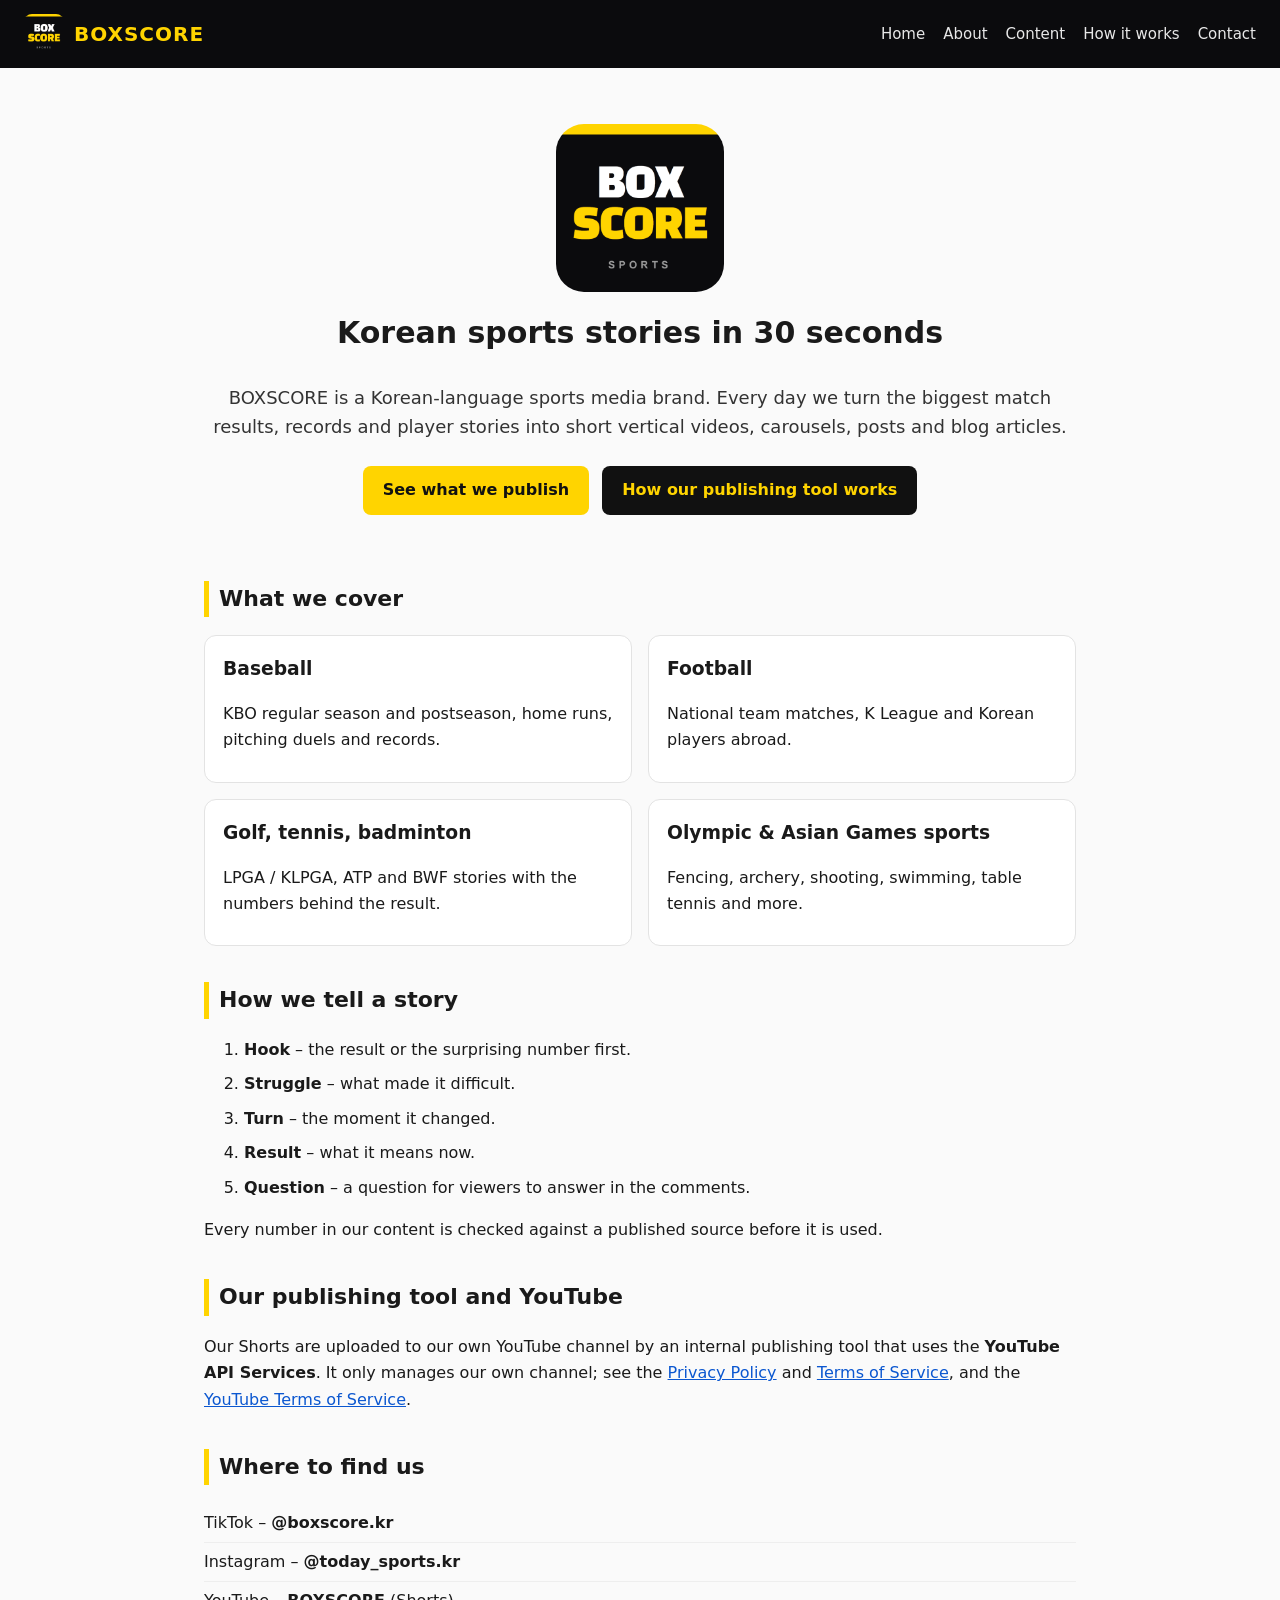
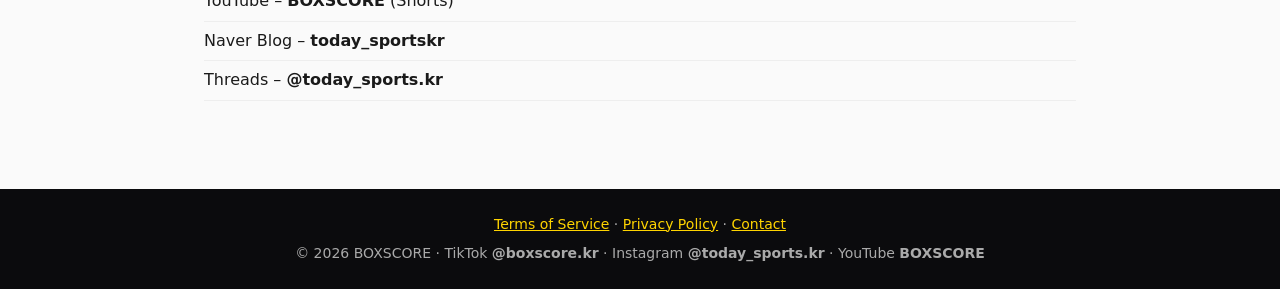
<file: index.html>
<!doctype html><html lang="en"><head><meta charset="utf-8"><meta name="viewport" content="width=device-width,initial-scale=1">
<title>BOXSCORE – Korean Sports Stories in 30 Seconds</title><meta name="description" content="BOXSCORE publishes short Korean-language sports stories: match results, records and player stories.">
<link rel="icon" type="image/png" sizes="48x48" href="favicon-48.png"><link rel="icon" type="image/png" sizes="256x256" href="icon-256.png"><link rel="apple-touch-icon" href="icon-256.png">
<meta property="og:title" content="BOXSCORE – Korean Sports Stories in 30 Seconds"><meta property="og:image" content="app-icon-1024.png"><meta property="og:type" content="website">
<link rel="stylesheet" href="style.css"></head><body>
<header><a class="brand" href="index.html"><img src="icon-256.png" width="40" height="40" alt="BOXSCORE app icon"><span>BOXSCORE</span></a>
<nav><a href="index.html">Home</a><a href="about.html">About</a><a href="content.html">Content</a><a href="how-it-works.html">How it works</a><a href="contact.html">Contact</a></nav></header><main><section class="hero"><img src="app-icon-1024.png" width="168" height="168" alt="BOXSCORE app icon" class="hero-icon">
<h1>Korean sports stories in 30 seconds</h1>
<p class="lead">BOXSCORE is a Korean-language sports media brand. Every day we turn the biggest match results, records and player stories into short vertical videos, carousels, posts and blog articles.</p>
<p><a class="btn" href="content.html">See what we publish</a> <a class="btn alt" href="how-it-works.html">How our publishing tool works</a></p></section>
<section><h2>What we cover</h2><div class="grid">
<div class="card"><h3>Baseball</h3><p>KBO regular season and postseason, home runs, pitching duels and records.</p></div>
<div class="card"><h3>Football</h3><p>National team matches, K League and Korean players abroad.</p></div>
<div class="card"><h3>Golf, tennis, badminton</h3><p>LPGA / KLPGA, ATP and BWF stories with the numbers behind the result.</p></div>
<div class="card"><h3>Olympic &amp; Asian Games sports</h3><p>Fencing, archery, shooting, swimming, table tennis and more.</p></div></div></section>
<section><h2>How we tell a story</h2><ol class="steps"><li><strong>Hook</strong> – the result or the surprising number first.</li><li><strong>Struggle</strong> – what made it difficult.</li><li><strong>Turn</strong> – the moment it changed.</li><li><strong>Result</strong> – what it means now.</li><li><strong>Question</strong> – a question for viewers to answer in the comments.</li></ol>
<p>Every number in our content is checked against a published source before it is used.</p></section>
<section><h2>Our publishing tool and YouTube</h2><p>Our Shorts are uploaded to our own YouTube channel by an internal publishing tool that uses the <strong>YouTube API Services</strong>. It only manages our own channel; see the <a href="privacy.html">Privacy Policy</a> and <a href="terms.html">Terms of Service</a>, and the <a href="https://www.youtube.com/t/terms">YouTube Terms of Service</a>.</p>
<h2>Where to find us</h2><ul class="links"><li>TikTok – <strong>@boxscore.kr</strong></li><li>Instagram – <strong>@today_sports.kr</strong></li><li>YouTube – <strong>BOXSCORE</strong> (Shorts)</li><li>Naver Blog – <strong>today_sportskr</strong></li><li>Threads – <strong>@today_sports.kr</strong></li></ul></section></main><footer><div class="fl"><a href="terms.html">Terms of Service</a> · <a href="privacy.html">Privacy Policy</a> · <a href="contact.html">Contact</a></div>
<div>© 2026 BOXSCORE · TikTok <strong>@boxscore.kr</strong> · Instagram <strong>@today_sports.kr</strong> · YouTube <strong>BOXSCORE</strong></div></footer></body></html>
</file>
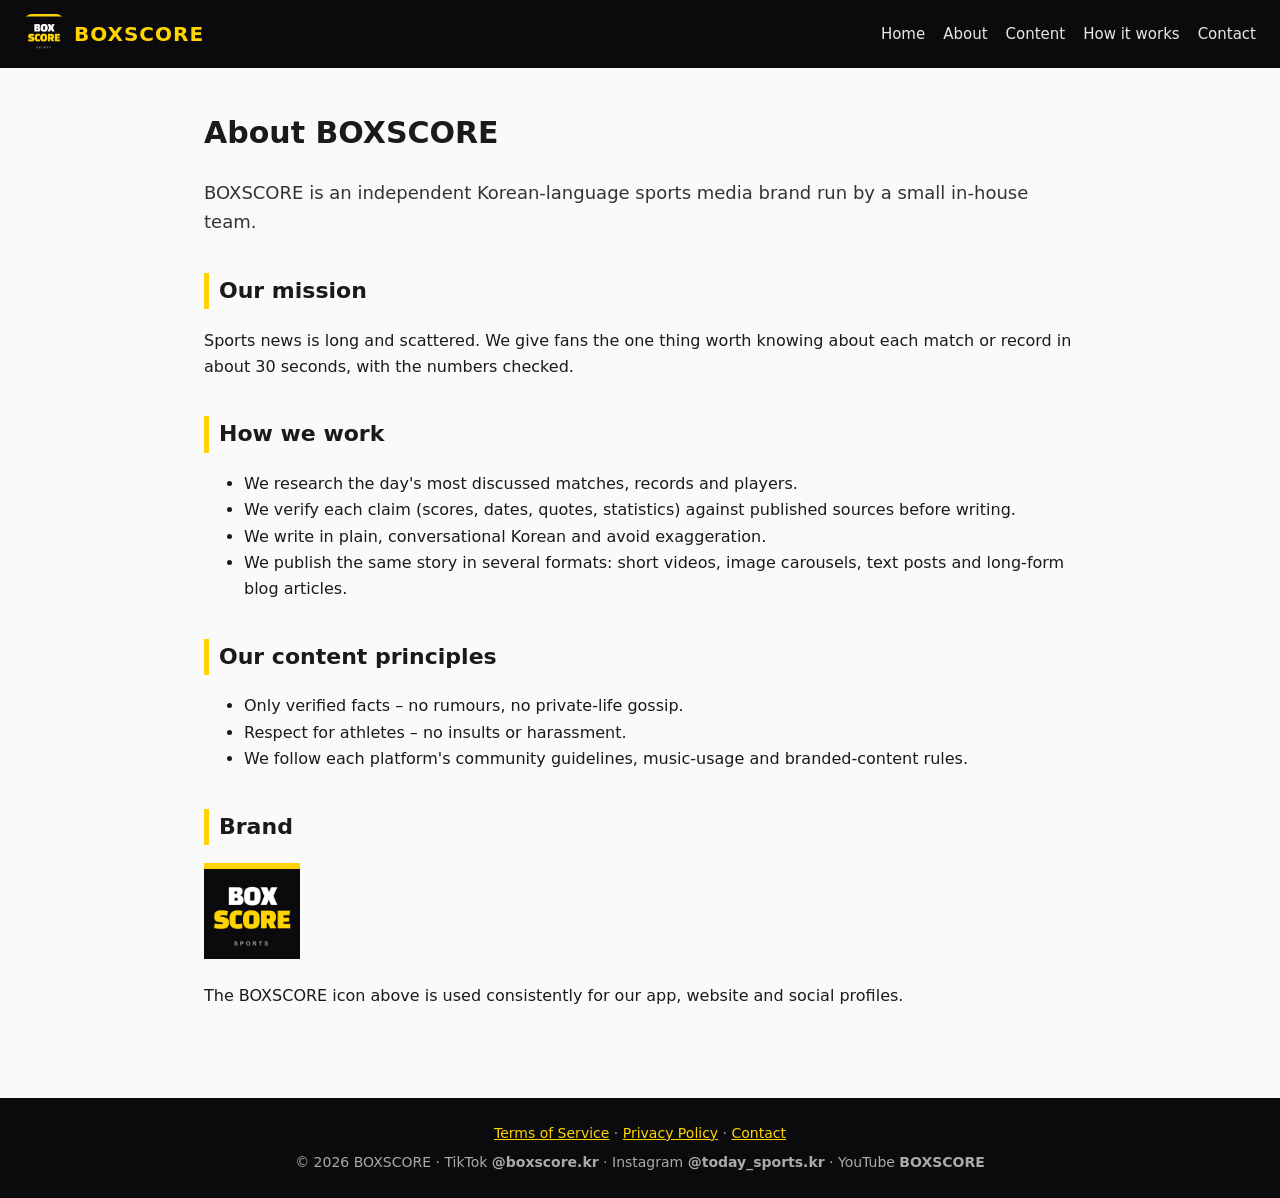
<file: about.html>
<!doctype html><html lang="en"><head><meta charset="utf-8"><meta name="viewport" content="width=device-width,initial-scale=1">
<title>About BOXSCORE</title><meta name="description" content="Who we are, what we publish and how we work.">
<link rel="icon" type="image/png" sizes="48x48" href="favicon-48.png"><link rel="icon" type="image/png" sizes="256x256" href="icon-256.png"><link rel="apple-touch-icon" href="icon-256.png">
<meta property="og:title" content="About BOXSCORE"><meta property="og:image" content="app-icon-1024.png"><meta property="og:type" content="website">
<link rel="stylesheet" href="style.css"></head><body>
<header><a class="brand" href="index.html"><img src="icon-256.png" width="40" height="40" alt="BOXSCORE app icon"><span>BOXSCORE</span></a>
<nav><a href="index.html">Home</a><a href="about.html">About</a><a href="content.html">Content</a><a href="how-it-works.html">How it works</a><a href="contact.html">Contact</a></nav></header><main><h1>About BOXSCORE</h1><p class="lead">BOXSCORE is an independent Korean-language sports media brand run by a small in-house team.</p>
<h2>Our mission</h2><p>Sports news is long and scattered. We give fans the one thing worth knowing about each match or record in about 30 seconds, with the numbers checked.</p>
<h2>How we work</h2><ul><li>We research the day's most discussed matches, records and players.</li><li>We verify each claim (scores, dates, quotes, statistics) against published sources before writing.</li><li>We write in plain, conversational Korean and avoid exaggeration.</li><li>We publish the same story in several formats: short videos, image carousels, text posts and long-form blog articles.</li></ul>
<h2>Our content principles</h2><ul><li>Only verified facts – no rumours, no private-life gossip.</li><li>Respect for athletes – no insults or harassment.</li><li>We follow each platform's community guidelines, music-usage and branded-content rules.</li></ul>
<h2>Brand</h2><p><img src="icon-256.png" width="96" height="96" alt="BOXSCORE app icon"></p><p>The BOXSCORE icon above is used consistently for our app, website and social profiles.</p></main><footer><div class="fl"><a href="terms.html">Terms of Service</a> · <a href="privacy.html">Privacy Policy</a> · <a href="contact.html">Contact</a></div>
<div>© 2026 BOXSCORE · TikTok <strong>@boxscore.kr</strong> · Instagram <strong>@today_sports.kr</strong> · YouTube <strong>BOXSCORE</strong></div></footer></body></html>
</file>
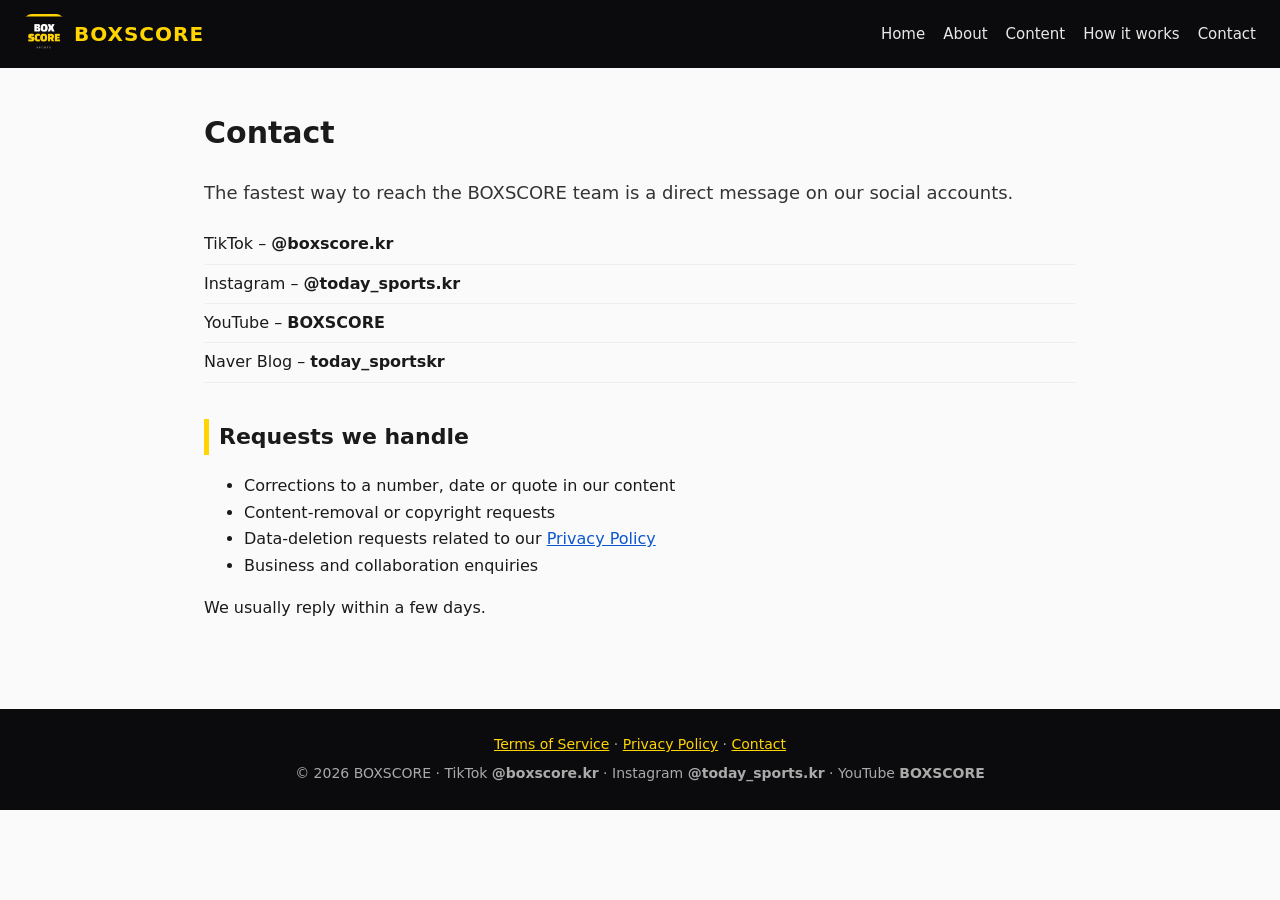
<file: contact.html>
<!doctype html><html lang="en"><head><meta charset="utf-8"><meta name="viewport" content="width=device-width,initial-scale=1">
<title>Contact – BOXSCORE</title><meta name="description" content="How to contact the BOXSCORE team.">
<link rel="icon" type="image/png" sizes="48x48" href="favicon-48.png"><link rel="icon" type="image/png" sizes="256x256" href="icon-256.png"><link rel="apple-touch-icon" href="icon-256.png">
<meta property="og:title" content="Contact – BOXSCORE"><meta property="og:image" content="app-icon-1024.png"><meta property="og:type" content="website">
<link rel="stylesheet" href="style.css"></head><body>
<header><a class="brand" href="index.html"><img src="icon-256.png" width="40" height="40" alt="BOXSCORE app icon"><span>BOXSCORE</span></a>
<nav><a href="index.html">Home</a><a href="about.html">About</a><a href="content.html">Content</a><a href="how-it-works.html">How it works</a><a href="contact.html">Contact</a></nav></header><main><h1>Contact</h1><p class="lead">The fastest way to reach the BOXSCORE team is a direct message on our social accounts.</p>
<ul class="links"><li>TikTok – <strong>@boxscore.kr</strong></li><li>Instagram – <strong>@today_sports.kr</strong></li><li>YouTube – <strong>BOXSCORE</strong></li><li>Naver Blog – <strong>today_sportskr</strong></li></ul>
<h2>Requests we handle</h2><ul><li>Corrections to a number, date or quote in our content</li><li>Content-removal or copyright requests</li><li>Data-deletion requests related to our <a href="privacy.html">Privacy Policy</a></li><li>Business and collaboration enquiries</li></ul>
<p>We usually reply within a few days.</p></main><footer><div class="fl"><a href="terms.html">Terms of Service</a> · <a href="privacy.html">Privacy Policy</a> · <a href="contact.html">Contact</a></div>
<div>© 2026 BOXSCORE · TikTok <strong>@boxscore.kr</strong> · Instagram <strong>@today_sports.kr</strong> · YouTube <strong>BOXSCORE</strong></div></footer></body></html>
</file>
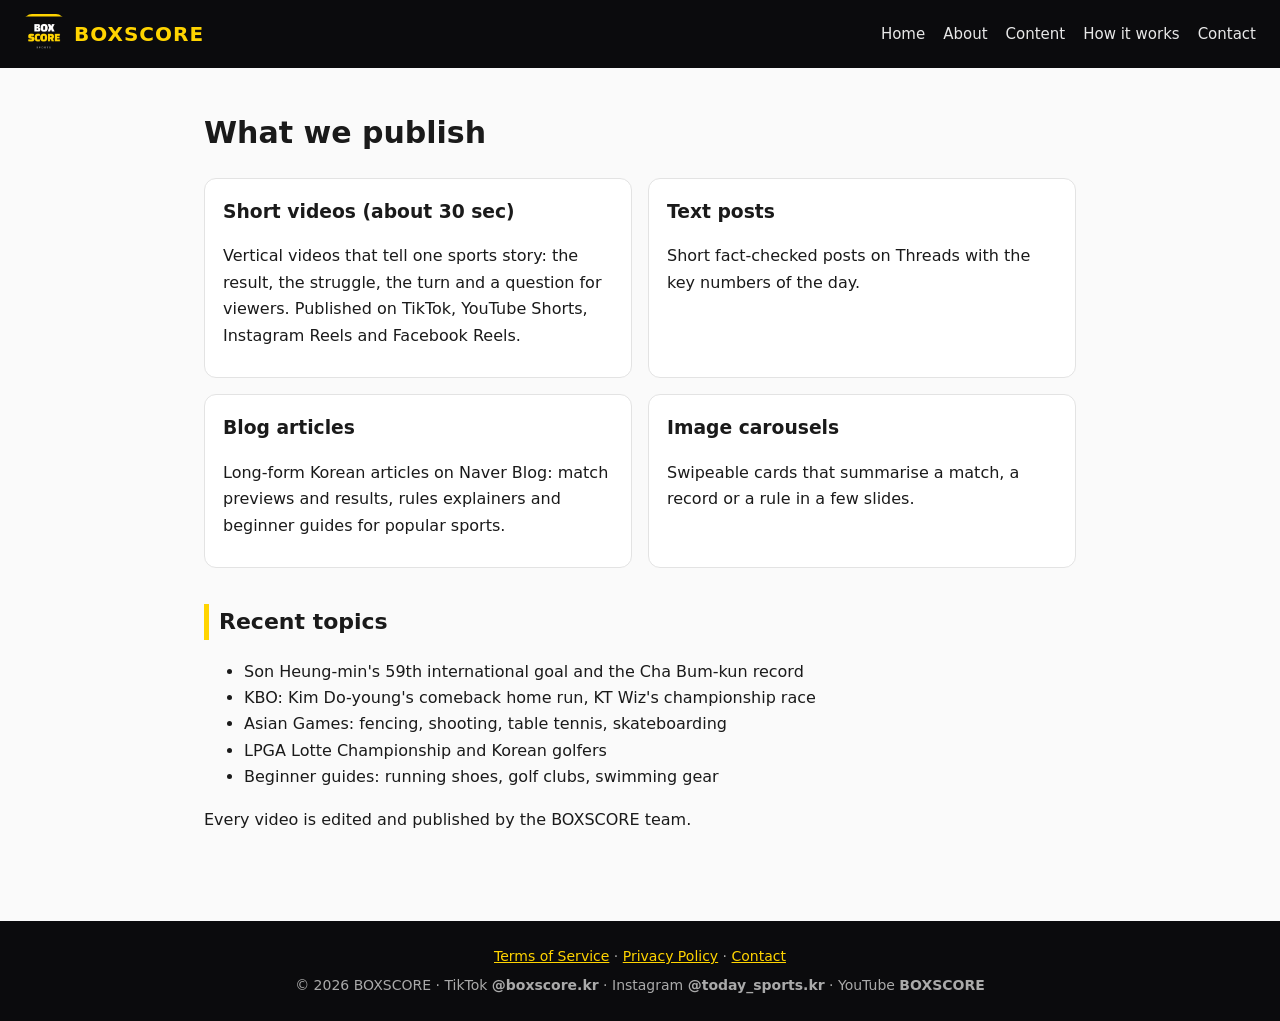
<file: content.html>
<!doctype html><html lang="en"><head><meta charset="utf-8"><meta name="viewport" content="width=device-width,initial-scale=1">
<title>Content – BOXSCORE</title><meta name="description" content="The formats BOXSCORE publishes and what each one is for.">
<link rel="icon" type="image/png" sizes="48x48" href="favicon-48.png"><link rel="icon" type="image/png" sizes="256x256" href="icon-256.png"><link rel="apple-touch-icon" href="icon-256.png">
<meta property="og:title" content="Content – BOXSCORE"><meta property="og:image" content="app-icon-1024.png"><meta property="og:type" content="website">
<link rel="stylesheet" href="style.css"></head><body>
<header><a class="brand" href="index.html"><img src="icon-256.png" width="40" height="40" alt="BOXSCORE app icon"><span>BOXSCORE</span></a>
<nav><a href="index.html">Home</a><a href="about.html">About</a><a href="content.html">Content</a><a href="how-it-works.html">How it works</a><a href="contact.html">Contact</a></nav></header><main><h1>What we publish</h1><div class="grid">
<div class="card"><h3>Short videos (about 30 sec)</h3><p>Vertical videos that tell one sports story: the result, the struggle, the turn and a question for viewers. Published on TikTok, YouTube Shorts, Instagram Reels and Facebook Reels.</p></div>
<div class="card"><h3>Text posts</h3><p>Short fact-checked posts on Threads with the key numbers of the day.</p></div>
<div class="card"><h3>Blog articles</h3><p>Long-form Korean articles on Naver Blog: match previews and results, rules explainers and beginner guides for popular sports.</p></div>
<div class="card"><h3>Image carousels</h3><p>Swipeable cards that summarise a match, a record or a rule in a few slides.</p></div></div>
<h2>Recent topics</h2><ul><li>Son Heung-min's 59th international goal and the Cha Bum-kun record</li><li>KBO: Kim Do-young's comeback home run, KT Wiz's championship race</li><li>Asian Games: fencing, shooting, table tennis, skateboarding</li><li>LPGA Lotte Championship and Korean golfers</li><li>Beginner guides: running shoes, golf clubs, swimming gear</li></ul>
<p>Every video is edited and published by the BOXSCORE team.</p></main><footer><div class="fl"><a href="terms.html">Terms of Service</a> · <a href="privacy.html">Privacy Policy</a> · <a href="contact.html">Contact</a></div>
<div>© 2026 BOXSCORE · TikTok <strong>@boxscore.kr</strong> · Instagram <strong>@today_sports.kr</strong> · YouTube <strong>BOXSCORE</strong></div></footer></body></html>
</file>
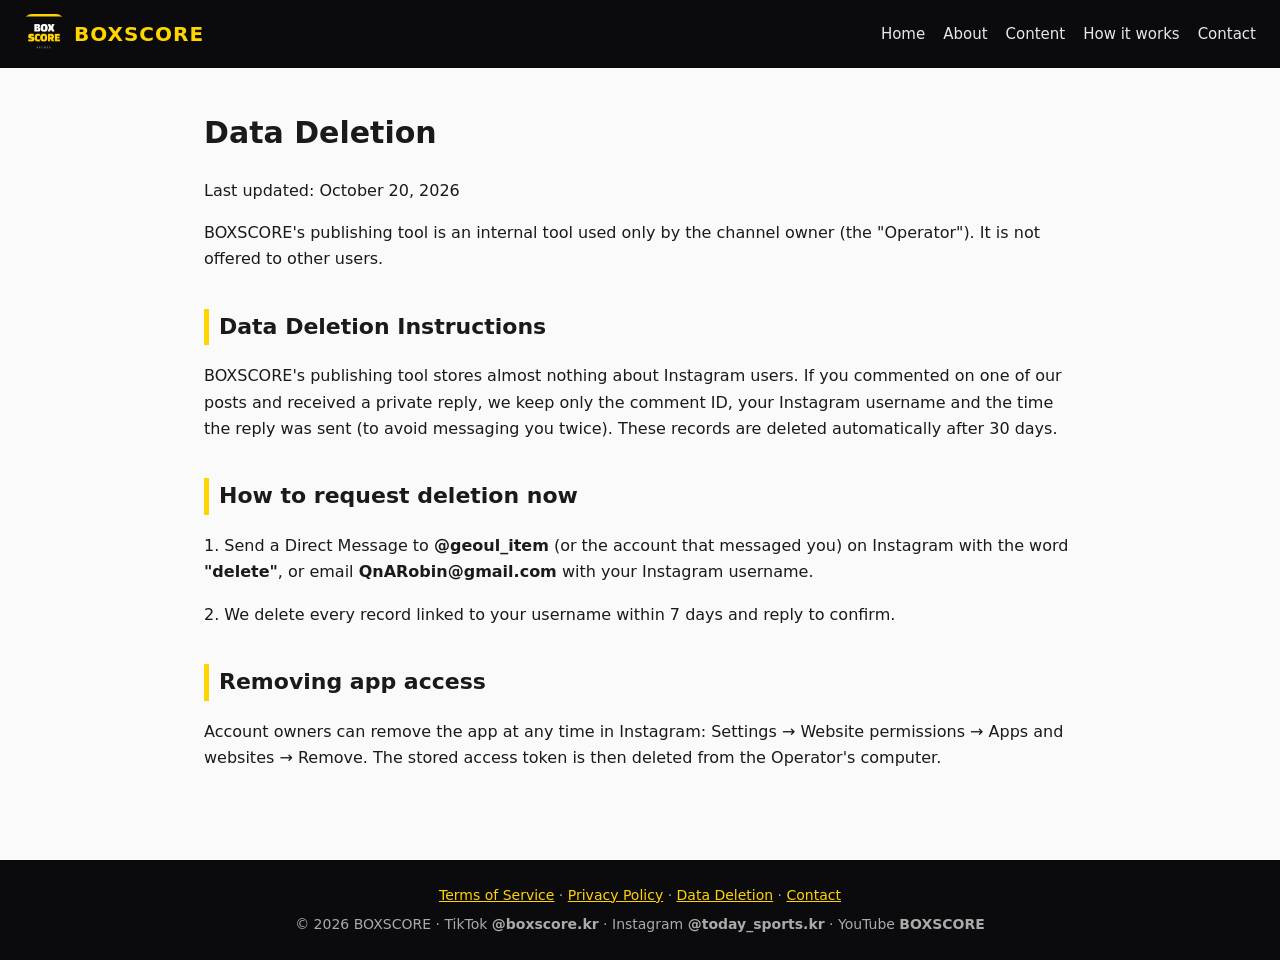
<file: data-deletion.html>
<!doctype html><html lang="en"><head><meta charset="utf-8"><meta name="viewport" content="width=device-width,initial-scale=1">
<title>Data Deletion – BOXSCORE</title><meta name="description" content="Privacy Policy – BOXSCORE">
<link rel="icon" type="image/png" sizes="48x48" href="favicon-48.png"><link rel="icon" type="image/png" sizes="256x256" href="icon-256.png"><link rel="apple-touch-icon" href="icon-256.png">
<meta property="og:title" content="Privacy Policy – BOXSCORE"><meta property="og:image" content="app-icon-1024.png"><meta property="og:type" content="website">
<link rel="stylesheet" href="style.css"></head><body>
<header><a class="brand" href="index.html"><img src="icon-256.png" width="40" height="40" alt="BOXSCORE app icon"><span>BOXSCORE</span></a>
<nav><a href="index.html">Home</a><a href="about.html">About</a><a href="content.html">Content</a><a href="how-it-works.html">How it works</a><a href="contact.html">Contact</a></nav></header><main><h1>Data Deletion</h1><p>Last updated: October 20, 2026</p>
<p>BOXSCORE's publishing tool is an internal tool used only by the channel owner (the "Operator"). It is not offered to other users.</p>
<h2>Data Deletion Instructions</h2>
<p>BOXSCORE's publishing tool stores almost nothing about Instagram users. If you commented on one of our posts and received a private reply, we keep only the comment ID, your Instagram username and the time the reply was sent (to avoid messaging you twice). These records are deleted automatically after 30 days.</p>
<h2>How to request deletion now</h2>
<p>1. Send a Direct Message to <strong>@geoul_item</strong> (or the account that messaged you) on Instagram with the word <strong>"delete"</strong>, or email <strong>QnARobin@gmail.com</strong> with your Instagram username.</p>
<p>2. We delete every record linked to your username within 7 days and reply to confirm.</p>
<h2>Removing app access</h2>
<p>Account owners can remove the app at any time in Instagram: Settings → Website permissions → Apps and websites → Remove. The stored access token is then deleted from the Operator's computer.</p>
</main><footer><div class="fl"><a href="terms.html">Terms of Service</a> · <a href="privacy.html">Privacy Policy</a> · <a href="data-deletion.html">Data Deletion</a> · <a href="contact.html">Contact</a></div>
<div>© 2026 BOXSCORE · TikTok <strong>@boxscore.kr</strong> · Instagram <strong>@today_sports.kr</strong> · YouTube <strong>BOXSCORE</strong></div></footer></body></html>
</file>
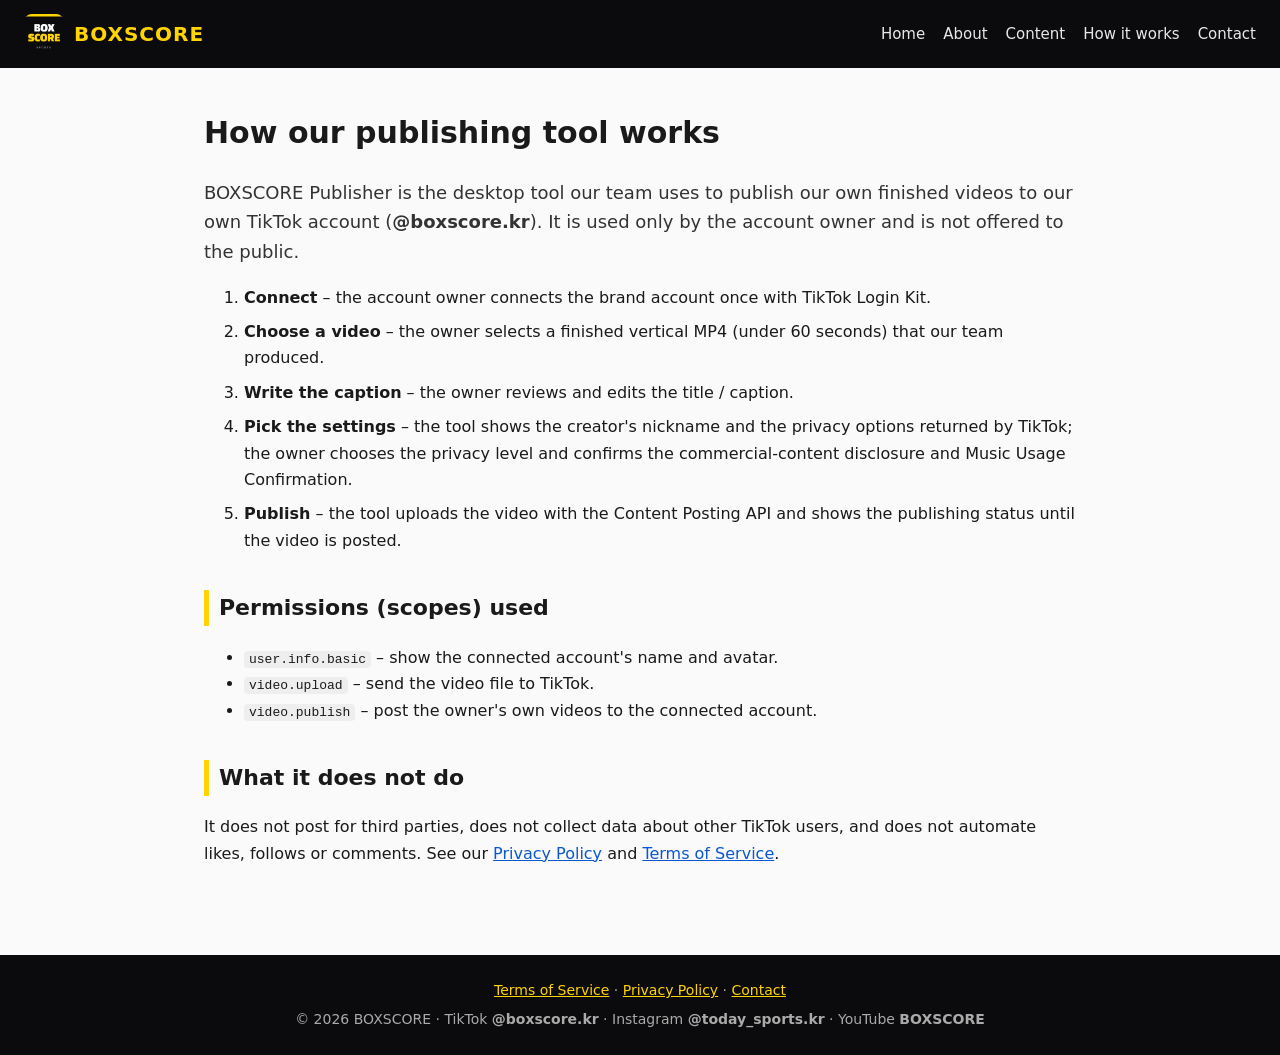
<file: how-it-works.html>
<!doctype html><html lang="en"><head><meta charset="utf-8"><meta name="viewport" content="width=device-width,initial-scale=1">
<title>How our publishing tool works – BOXSCORE</title><meta name="description" content="How BOXSCORE uses the TikTok Content Posting API to publish its own videos.">
<link rel="icon" type="image/png" sizes="48x48" href="favicon-48.png"><link rel="icon" type="image/png" sizes="256x256" href="icon-256.png"><link rel="apple-touch-icon" href="icon-256.png">
<meta property="og:title" content="How our publishing tool works – BOXSCORE"><meta property="og:image" content="app-icon-1024.png"><meta property="og:type" content="website">
<link rel="stylesheet" href="style.css"></head><body>
<header><a class="brand" href="index.html"><img src="icon-256.png" width="40" height="40" alt="BOXSCORE app icon"><span>BOXSCORE</span></a>
<nav><a href="index.html">Home</a><a href="about.html">About</a><a href="content.html">Content</a><a href="how-it-works.html">How it works</a><a href="contact.html">Contact</a></nav></header><main><h1>How our publishing tool works</h1>
<p class="lead">BOXSCORE Publisher is the desktop tool our team uses to publish our own finished videos to our own TikTok account (<strong>@boxscore.kr</strong>). It is used only by the account owner and is not offered to the public.</p>
<ol class="steps"><li><strong>Connect</strong> – the account owner connects the brand account once with TikTok Login Kit.</li>
<li><strong>Choose a video</strong> – the owner selects a finished vertical MP4 (under 60 seconds) that our team produced.</li>
<li><strong>Write the caption</strong> – the owner reviews and edits the title / caption.</li>
<li><strong>Pick the settings</strong> – the tool shows the creator's nickname and the privacy options returned by TikTok; the owner chooses the privacy level and confirms the commercial-content disclosure and Music Usage Confirmation.</li>
<li><strong>Publish</strong> – the tool uploads the video with the Content Posting API and shows the publishing status until the video is posted.</li></ol>
<h2>Permissions (scopes) used</h2><ul><li><code>user.info.basic</code> – show the connected account's name and avatar.</li><li><code>video.upload</code> – send the video file to TikTok.</li><li><code>video.publish</code> – post the owner's own videos to the connected account.</li></ul>
<h2>What it does not do</h2><p>It does not post for third parties, does not collect data about other TikTok users, and does not automate likes, follows or comments. See our <a href="privacy.html">Privacy Policy</a> and <a href="terms.html">Terms of Service</a>.</p></main><footer><div class="fl"><a href="terms.html">Terms of Service</a> · <a href="privacy.html">Privacy Policy</a> · <a href="contact.html">Contact</a></div>
<div>© 2026 BOXSCORE · TikTok <strong>@boxscore.kr</strong> · Instagram <strong>@today_sports.kr</strong> · YouTube <strong>BOXSCORE</strong></div></footer></body></html>
</file>
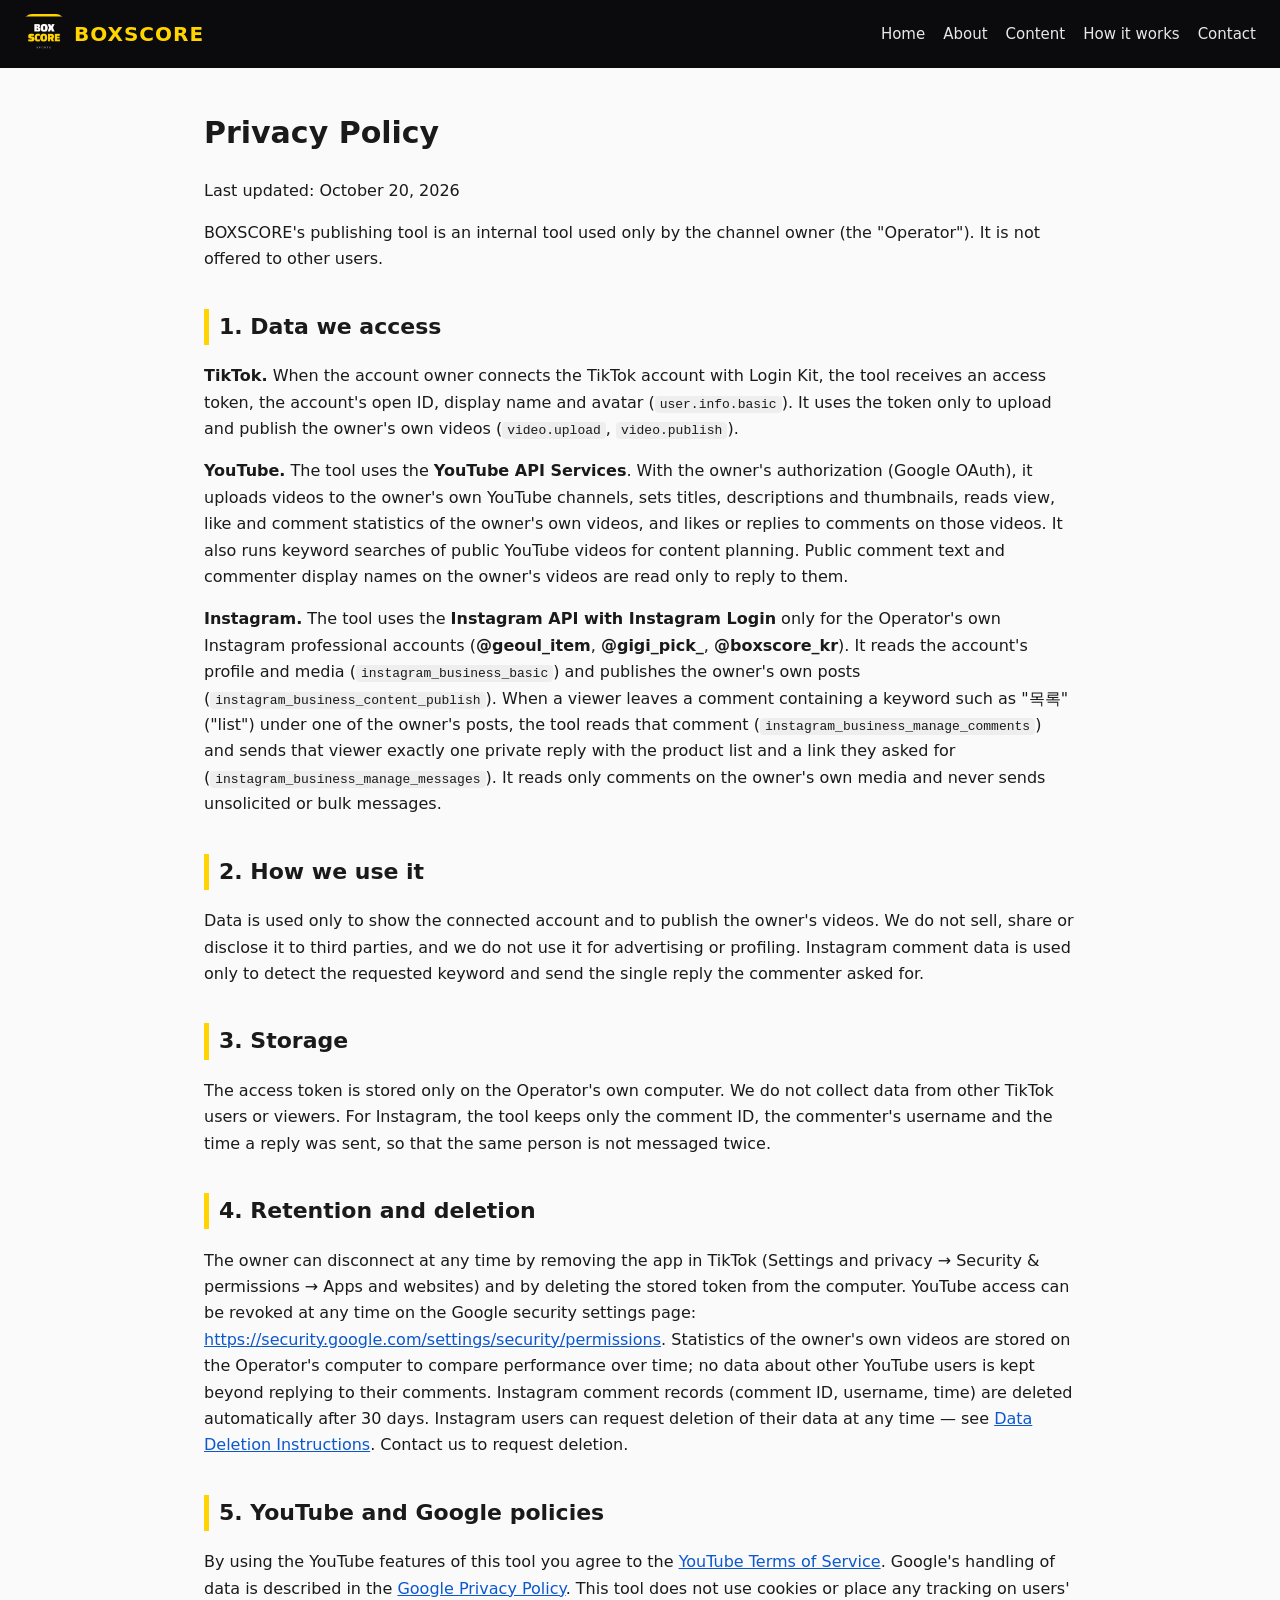
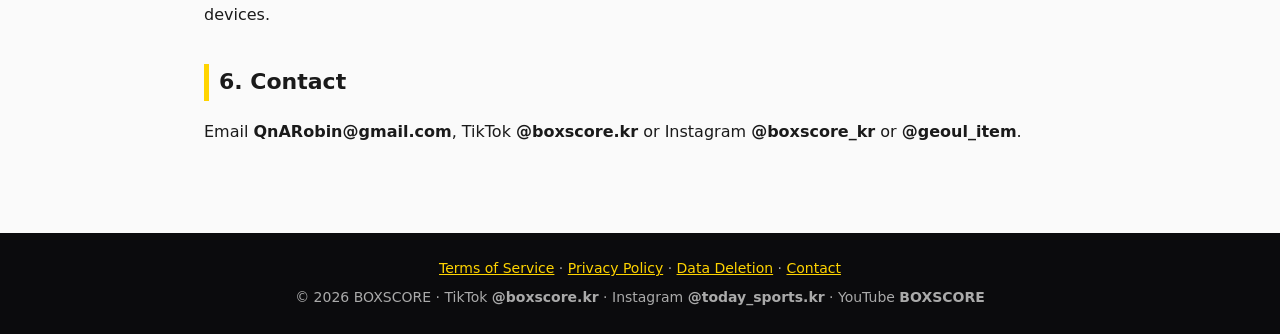
<file: privacy.html>
<!doctype html><html lang="en"><head><meta charset="utf-8"><meta name="viewport" content="width=device-width,initial-scale=1">
<title>Privacy Policy – BOXSCORE</title><meta name="description" content="Privacy Policy – BOXSCORE">
<link rel="icon" type="image/png" sizes="48x48" href="favicon-48.png"><link rel="icon" type="image/png" sizes="256x256" href="icon-256.png"><link rel="apple-touch-icon" href="icon-256.png">
<meta property="og:title" content="Privacy Policy – BOXSCORE"><meta property="og:image" content="app-icon-1024.png"><meta property="og:type" content="website">
<link rel="stylesheet" href="style.css"></head><body>
<header><a class="brand" href="index.html"><img src="icon-256.png" width="40" height="40" alt="BOXSCORE app icon"><span>BOXSCORE</span></a>
<nav><a href="index.html">Home</a><a href="about.html">About</a><a href="content.html">Content</a><a href="how-it-works.html">How it works</a><a href="contact.html">Contact</a></nav></header><main><h1>Privacy Policy</h1><p>Last updated: October 20, 2026</p>
<p>BOXSCORE's publishing tool is an internal tool used only by the channel owner (the "Operator"). It is not offered to other users.</p>
<h2>1. Data we access</h2><p><strong>TikTok.</strong> When the account owner connects the TikTok account with Login Kit, the tool receives an access token, the account's open ID, display name and avatar (<code>user.info.basic</code>). It uses the token only to upload and publish the owner's own videos (<code>video.upload</code>, <code>video.publish</code>).</p>
<p><strong>YouTube.</strong> The tool uses the <strong>YouTube API Services</strong>. With the owner's authorization (Google OAuth), it uploads videos to the owner's own YouTube channels, sets titles, descriptions and thumbnails, reads view, like and comment statistics of the owner's own videos, and likes or replies to comments on those videos. It also runs keyword searches of public YouTube videos for content planning. Public comment text and commenter display names on the owner's videos are read only to reply to them.</p>
<p><strong>Instagram.</strong> The tool uses the <strong>Instagram API with Instagram Login</strong> only for the Operator's own Instagram professional accounts (<strong>@geoul_item</strong>, <strong>@gigi_pick_</strong>, <strong>@boxscore_kr</strong>). It reads the account's profile and media (<code>instagram_business_basic</code>) and publishes the owner's own posts (<code>instagram_business_content_publish</code>). When a viewer leaves a comment containing a keyword such as "목록" ("list") under one of the owner's posts, the tool reads that comment (<code>instagram_business_manage_comments</code>) and sends that viewer exactly one private reply with the product list and a link they asked for (<code>instagram_business_manage_messages</code>). It reads only comments on the owner's own media and never sends unsolicited or bulk messages.</p>
<h2>2. How we use it</h2><p>Data is used only to show the connected account and to publish the owner's videos. We do not sell, share or disclose it to third parties, and we do not use it for advertising or profiling. Instagram comment data is used only to detect the requested keyword and send the single reply the commenter asked for.</p>
<h2>3. Storage</h2><p>The access token is stored only on the Operator's own computer. We do not collect data from other TikTok users or viewers. For Instagram, the tool keeps only the comment ID, the commenter's username and the time a reply was sent, so that the same person is not messaged twice.</p>
<h2>4. Retention and deletion</h2><p>The owner can disconnect at any time by removing the app in TikTok (Settings and privacy → Security &amp; permissions → Apps and websites) and by deleting the stored token from the computer. YouTube access can be revoked at any time on the Google security settings page: <a href="https://security.google.com/settings/security/permissions">https://security.google.com/settings/security/permissions</a>. Statistics of the owner's own videos are stored on the Operator's computer to compare performance over time; no data about other YouTube users is kept beyond replying to their comments. Instagram comment records (comment ID, username, time) are deleted automatically after 30 days. Instagram users can request deletion of their data at any time — see <a href="data-deletion.html">Data Deletion Instructions</a>. Contact us to request deletion.</p>
<h2>5. YouTube and Google policies</h2><p>By using the YouTube features of this tool you agree to the <a href="https://www.youtube.com/t/terms">YouTube Terms of Service</a>. Google's handling of data is described in the <a href="https://policies.google.com/privacy">Google Privacy Policy</a>. This tool does not use cookies or place any tracking on users' devices.</p>
<h2>6. Contact</h2><p>Email <strong>QnARobin@gmail.com</strong>, TikTok <strong>@boxscore.kr</strong> or Instagram <strong>@boxscore_kr</strong> or <strong>@geoul_item</strong>.</p>
</main><footer><div class="fl"><a href="terms.html">Terms of Service</a> · <a href="privacy.html">Privacy Policy</a> · <a href="data-deletion.html">Data Deletion</a> · <a href="contact.html">Contact</a></div>
<div>© 2026 BOXSCORE · TikTok <strong>@boxscore.kr</strong> · Instagram <strong>@today_sports.kr</strong> · YouTube <strong>BOXSCORE</strong></div></footer></body></html>
</file>
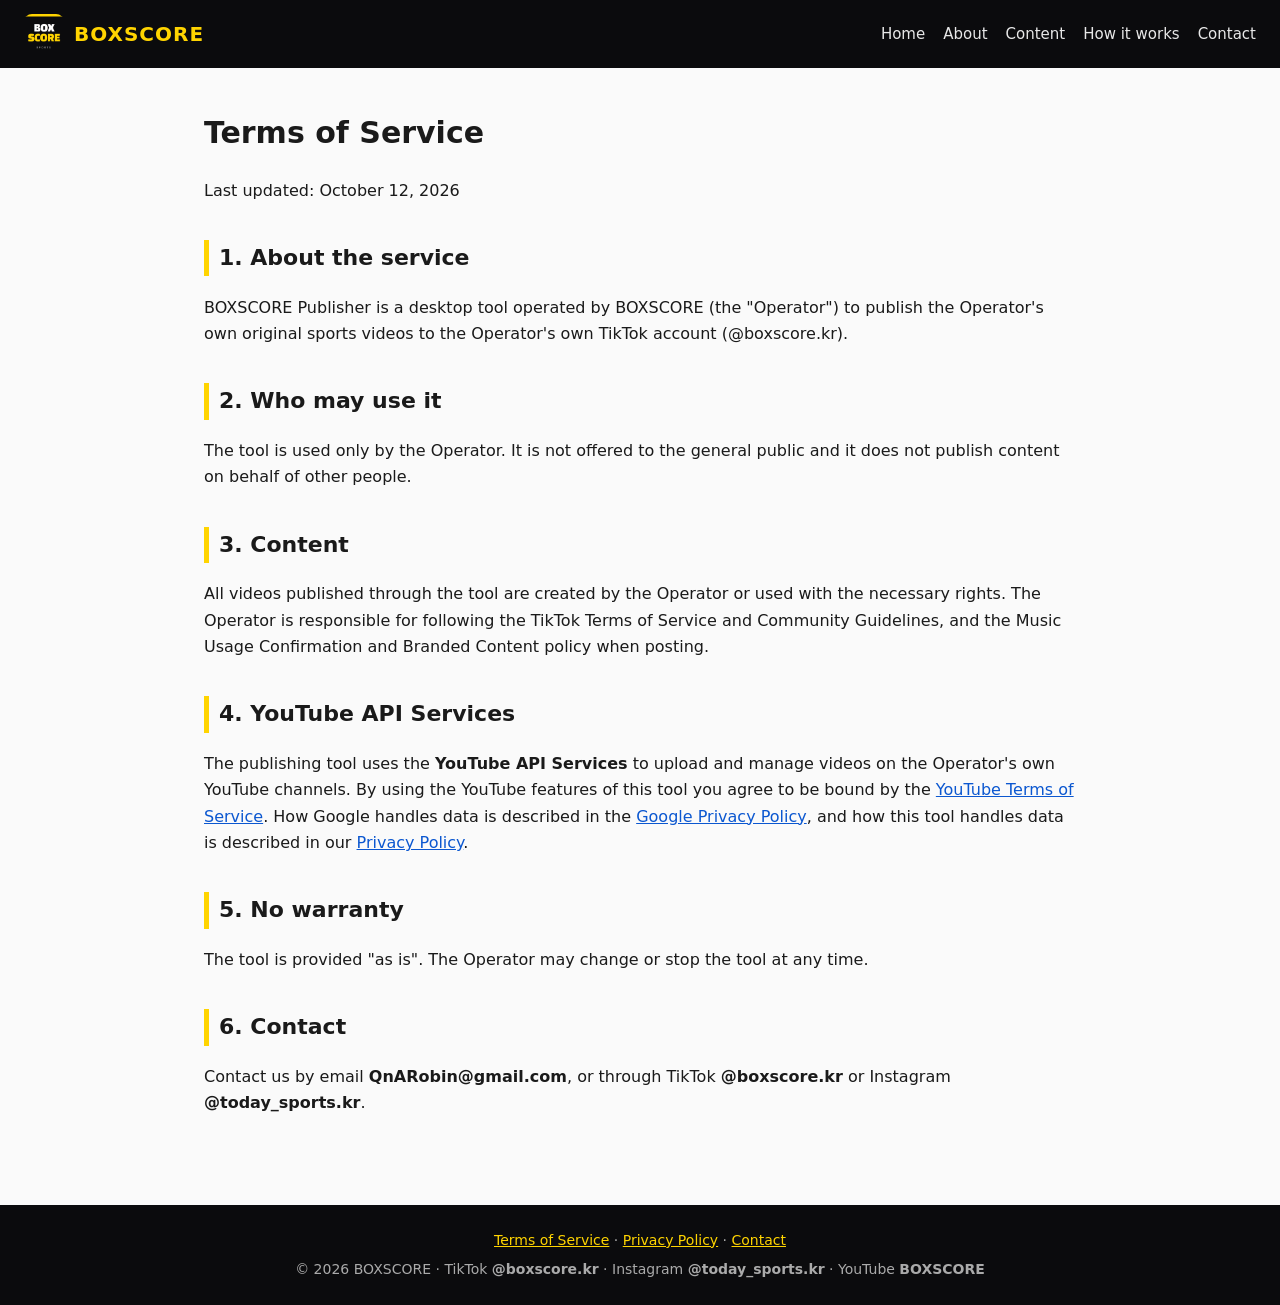
<file: terms.html>
<!doctype html><html lang="en"><head><meta charset="utf-8"><meta name="viewport" content="width=device-width,initial-scale=1">
<title>Terms of Service – BOXSCORE</title><meta name="description" content="Terms of Service – BOXSCORE">
<link rel="icon" type="image/png" sizes="48x48" href="favicon-48.png"><link rel="icon" type="image/png" sizes="256x256" href="icon-256.png"><link rel="apple-touch-icon" href="icon-256.png">
<meta property="og:title" content="Terms of Service – BOXSCORE"><meta property="og:image" content="app-icon-1024.png"><meta property="og:type" content="website">
<link rel="stylesheet" href="style.css"></head><body>
<header><a class="brand" href="index.html"><img src="icon-256.png" width="40" height="40" alt="BOXSCORE app icon"><span>BOXSCORE</span></a>
<nav><a href="index.html">Home</a><a href="about.html">About</a><a href="content.html">Content</a><a href="how-it-works.html">How it works</a><a href="contact.html">Contact</a></nav></header><main><h1>Terms of Service</h1><p>Last updated: October 12, 2026</p>
<h2>1. About the service</h2><p>BOXSCORE Publisher is a desktop tool operated by BOXSCORE (the "Operator") to publish the Operator's own original sports videos to the Operator's own TikTok account (@boxscore.kr).</p>
<h2>2. Who may use it</h2><p>The tool is used only by the Operator. It is not offered to the general public and it does not publish content on behalf of other people.</p>
<h2>3. Content</h2><p>All videos published through the tool are created by the Operator or used with the necessary rights. The Operator is responsible for following the TikTok Terms of Service and Community Guidelines, and the Music Usage Confirmation and Branded Content policy when posting.</p>
<h2>4. YouTube API Services</h2><p>The publishing tool uses the <strong>YouTube API Services</strong> to upload and manage videos on the Operator's own YouTube channels. By using the YouTube features of this tool you agree to be bound by the <a href="https://www.youtube.com/t/terms">YouTube Terms of Service</a>. How Google handles data is described in the <a href="https://policies.google.com/privacy">Google Privacy Policy</a>, and how this tool handles data is described in our <a href="privacy.html">Privacy Policy</a>.</p>
<h2>5. No warranty</h2><p>The tool is provided "as is". The Operator may change or stop the tool at any time.</p>
<h2>6. Contact</h2><p>Contact us by email <strong>QnARobin@gmail.com</strong>, or through TikTok <strong>@boxscore.kr</strong> or Instagram <strong>@today_sports.kr</strong>.</p>
</main><footer><div class="fl"><a href="terms.html">Terms of Service</a> · <a href="privacy.html">Privacy Policy</a> · <a href="contact.html">Contact</a></div>
<div>© 2026 BOXSCORE · TikTok <strong>@boxscore.kr</strong> · Instagram <strong>@today_sports.kr</strong> · YouTube <strong>BOXSCORE</strong></div></footer></body></html>
</file>
<file: style.css>
*{box-sizing:border-box}body{font-family:system-ui,-apple-system,"Segoe UI","Noto Sans KR",sans-serif;margin:0;line-height:1.65;color:#1a1a1a;background:#fafafa}
header{display:flex;align-items:center;justify-content:space-between;flex-wrap:wrap;gap:12px;padding:14px 24px;background:#0b0b0d}
.brand{display:flex;align-items:center;gap:10px;color:#FFD400;text-decoration:none;font-weight:800;font-size:20px;letter-spacing:1px}.brand img{border-radius:8px}
nav a{color:#e8e8e8;text-decoration:none;margin-left:18px;font-size:15px}nav a:hover{color:#FFD400}
main{max-width:920px;margin:0 auto;padding:32px 24px}h1{font-size:30px;margin-top:8px}h2{margin-top:36px;font-size:22px;border-left:5px solid #FFD400;padding-left:10px}
.hero{text-align:center;padding:24px 0 8px}.hero-icon{border-radius:28px}.lead{font-size:18px;color:#333}
.btn{display:inline-block;background:#FFD400;color:#111;padding:11px 20px;border-radius:8px;text-decoration:none;font-weight:700;margin:6px 4px}.btn.alt{background:#111;color:#FFD400}
.grid{display:grid;grid-template-columns:repeat(auto-fit,minmax(300px,1fr));gap:16px}
.card{background:#fff;border:1px solid #e3e3e3;border-radius:12px;padding:6px 18px 12px}.card h3{margin:12px 0 6px}
.steps li{margin:8px 0}.links{list-style:none;padding:0}.links li{padding:6px 0;border-bottom:1px solid #eee}
footer{margin-top:40px;padding:24px;background:#0b0b0d;color:#aaa;text-align:center;font-size:14px}footer a{color:#FFD400}footer .fl{margin-bottom:6px}a{color:#0b57d0}code{background:#eee;padding:1px 5px;border-radius:4px}
</file>
